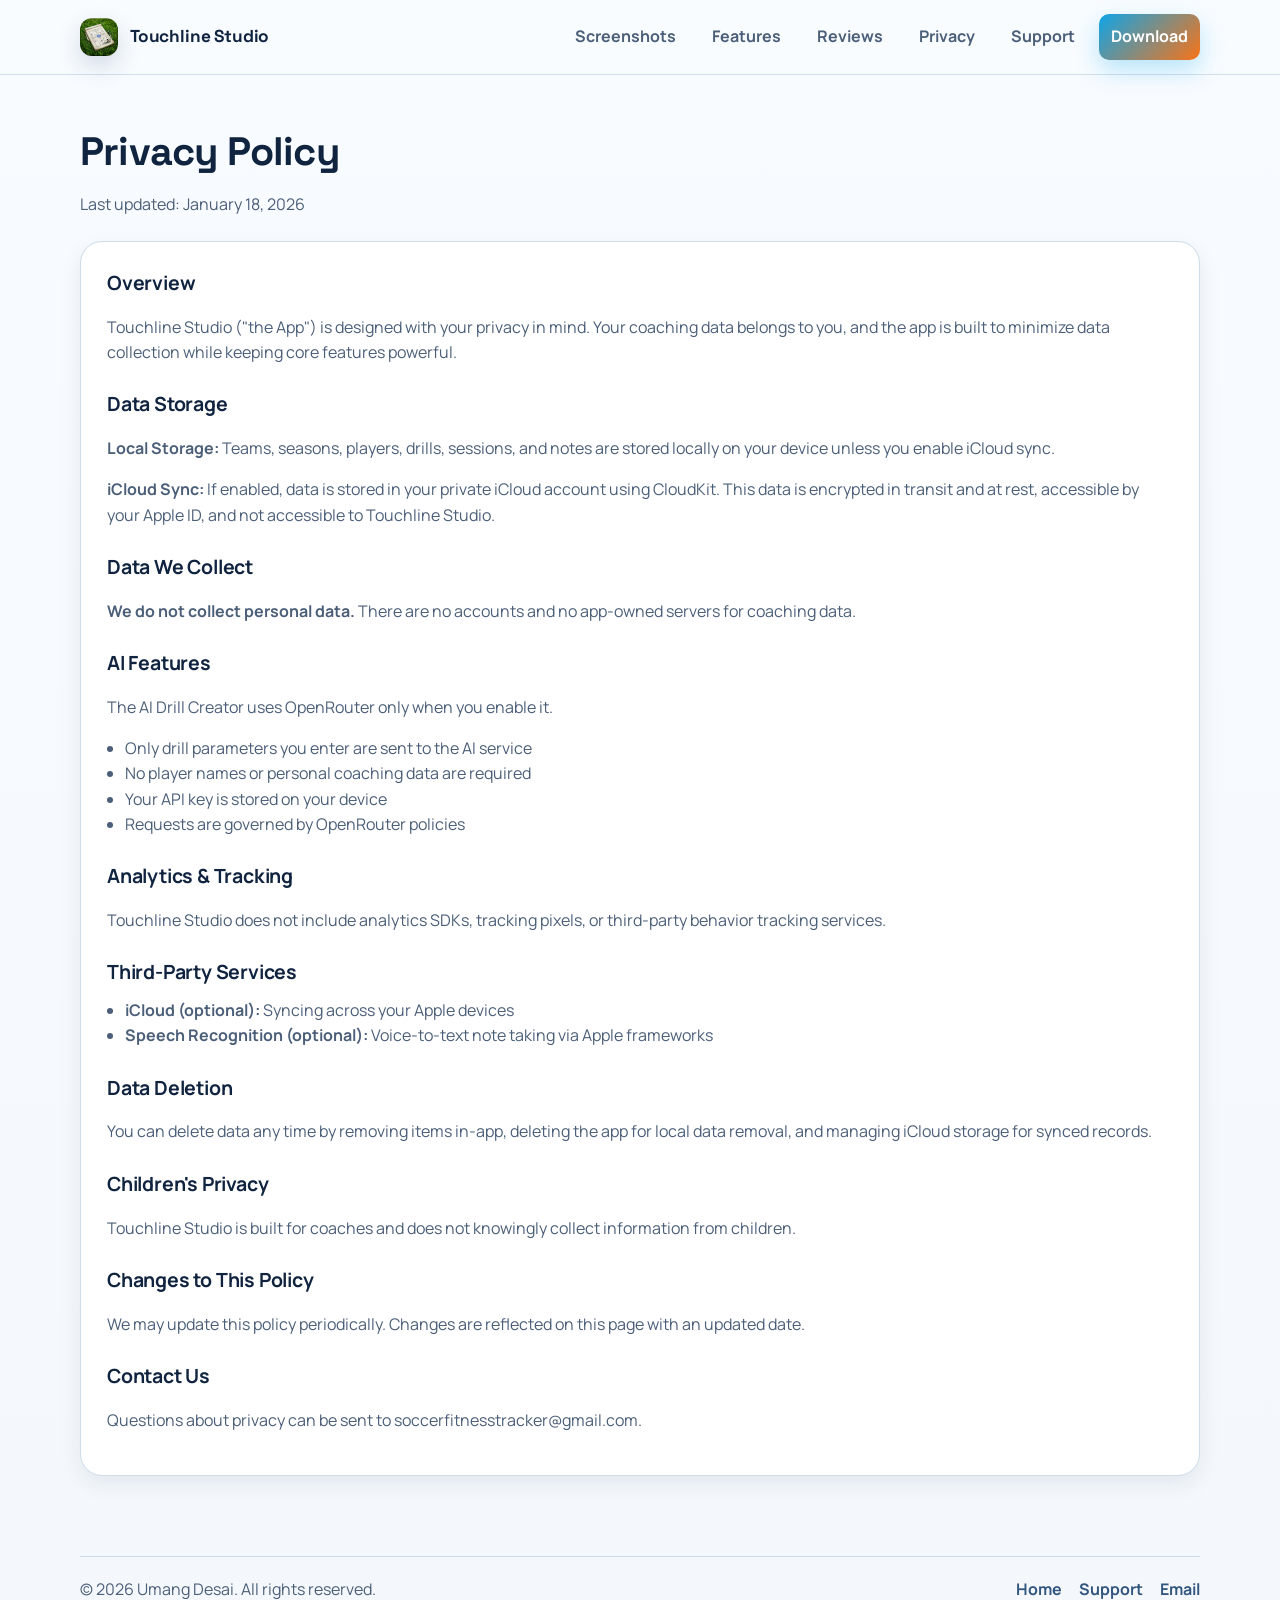
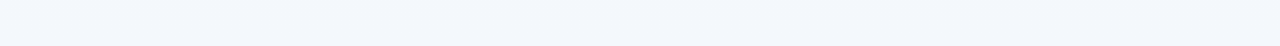
<file: privacy.html>
<!DOCTYPE html>
<html lang="en">
<head>
    <meta charset="UTF-8">
    <meta name="viewport" content="width=device-width, initial-scale=1.0">
    <title>Privacy Policy — Touchline Studio</title>
    <meta name="description" content="Touchline Studio privacy policy: no accounts, no tracking SDKs, and your coaching data stays on-device or in your private iCloud.">
    <meta name="theme-color" content="#f4f8fc">

    <meta property="og:title" content="Privacy Policy — Touchline Studio">
    <meta property="og:description" content="No accounts, no tracking, and your coaching data stays on-device or in your private iCloud.">
    <meta property="og:type" content="website">
    <meta property="og:image" content="assets/screenshots/iphone-home.png">
    <meta name="twitter:card" content="summary_large_image">

    <link rel="icon" href="assets/icons/app-icon.png" type="image/png">
    <link rel="apple-touch-icon" href="assets/icons/app-icon.png">

    <link rel="preconnect" href="https://fonts.googleapis.com">
    <link rel="preconnect" href="https://fonts.gstatic.com" crossorigin>
    <link href="https://fonts.googleapis.com/css2?family=Manrope:wght@400;500;700;800&amp;family=Space+Grotesk:wght@500;700&amp;display=swap" rel="stylesheet">
    <link rel="stylesheet" href="assets/site.css">
    <script defer src="assets/site.js"></script>
</head>
<body>
    <a class="skip-link" href="#main-content">Skip to main content</a>

    <header class="site-header">
        <div class="container">
            <a href="index.html" class="brand">
                <img src="assets/icons/app-icon.png" alt="Touchline Studio app icon">
                <span>Touchline Studio</span>
            </a>

            <button class="nav-toggle" type="button" data-nav-toggle aria-expanded="false" aria-controls="primary-nav">
                <span class="sr-only">Toggle navigation menu</span>
                <svg viewBox="0 0 24 24" fill="none" stroke="currentColor" stroke-width="2" stroke-linecap="round" stroke-linejoin="round" aria-hidden="true">
                    <path d="M3 6h18"></path>
                    <path d="M3 12h18"></path>
                    <path d="M3 18h18"></path>
                </svg>
            </button>

            <nav class="nav" id="primary-nav" aria-label="Primary">
                <a href="index.html#screenshots" data-track="nav_screenshots">Screenshots</a>
                <a href="index.html#features" data-track="nav_features">Features</a>
                <a href="index.html#reviews" data-track="nav_reviews">Reviews</a>
                <a href="privacy.html" data-track="nav_privacy">Privacy</a>
                <a href="support.html" data-track="nav_support">Support</a>
                <a class="cta-link" href="https://apps.apple.com/app/touchline-studio/id6757970508" data-track="nav_download">Download</a>
            </nav>
        </div>
    </header>

    <main id="main-content">
        <section class="page-hero">
            <div class="container">
                <h1>Privacy Policy</h1>
                <p>Last updated: January 18, 2026</p>
            </div>
        </section>

        <section class="section section-tight">
            <div class="container">
                <div class="content">
                    <h2>Overview</h2>
                    <p>Touchline Studio ("the App") is designed with your privacy in mind. Your coaching data belongs to you, and the app is built to minimize data collection while keeping core features powerful.</p>

                    <h2>Data Storage</h2>
                    <p><strong>Local Storage:</strong> Teams, seasons, players, drills, sessions, and notes are stored locally on your device unless you enable iCloud sync.</p>
                    <p><strong>iCloud Sync:</strong> If enabled, data is stored in your private iCloud account using CloudKit. This data is encrypted in transit and at rest, accessible by your Apple ID, and not accessible to Touchline Studio.</p>

                    <h2>Data We Collect</h2>
                    <p><strong>We do not collect personal data.</strong> There are no accounts and no app-owned servers for coaching data.</p>

                    <h2>AI Features</h2>
                    <p>The AI Drill Creator uses OpenRouter only when you enable it.</p>
                    <ul>
                        <li>Only drill parameters you enter are sent to the AI service</li>
                        <li>No player names or personal coaching data are required</li>
                        <li>Your API key is stored on your device</li>
                        <li>Requests are governed by OpenRouter policies</li>
                    </ul>

                    <h2>Analytics &amp; Tracking</h2>
                    <p>Touchline Studio does not include analytics SDKs, tracking pixels, or third-party behavior tracking services.</p>

                    <h2>Third-Party Services</h2>
                    <ul>
                        <li><strong>iCloud (optional):</strong> Syncing across your Apple devices</li>
                        <li><strong>Speech Recognition (optional):</strong> Voice-to-text note taking via Apple frameworks</li>
                    </ul>

                    <h2>Data Deletion</h2>
                    <p>You can delete data any time by removing items in-app, deleting the app for local data removal, and managing iCloud storage for synced records.</p>

                    <h2>Children's Privacy</h2>
                    <p>Touchline Studio is built for coaches and does not knowingly collect information from children.</p>

                    <h2>Changes to This Policy</h2>
                    <p>We may update this policy periodically. Changes are reflected on this page with an updated date.</p>

                    <h2>Contact Us</h2>
                    <p>Questions about privacy can be sent to <a href="mailto:soccerfitnesstracker@gmail.com">soccerfitnesstracker@gmail.com</a>.</p>
                </div>
            </div>
        </section>
    </main>

    <footer class="footer">
        <div class="container">
            <span>&copy; 2026 Umang Desai. All rights reserved.</span>
            <div>
                <a href="index.html" data-track="footer_home">Home</a>
                <a href="support.html" data-track="footer_support">Support</a>
                <a href="mailto:soccerfitnesstracker@gmail.com" data-track="footer_email">Email</a>
            </div>
        </div>
    </footer>
</body>
</html>
</file>
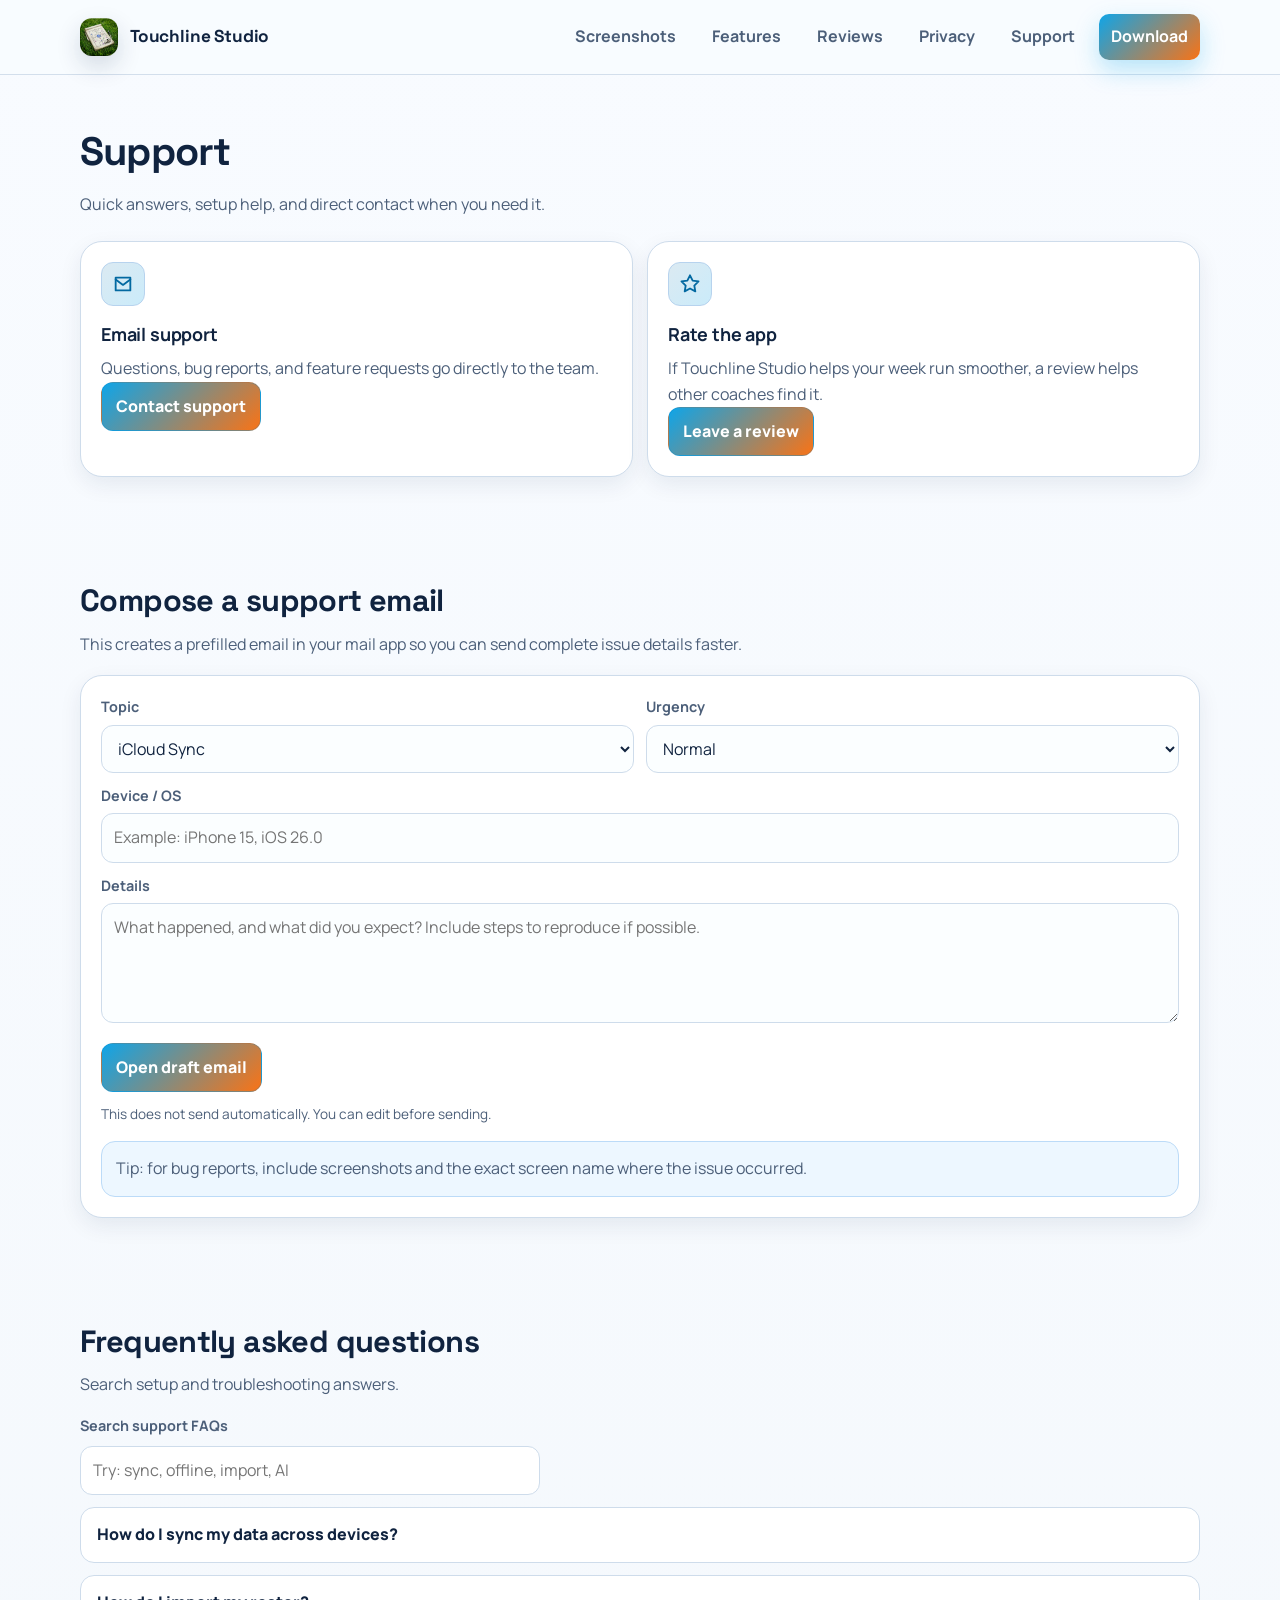
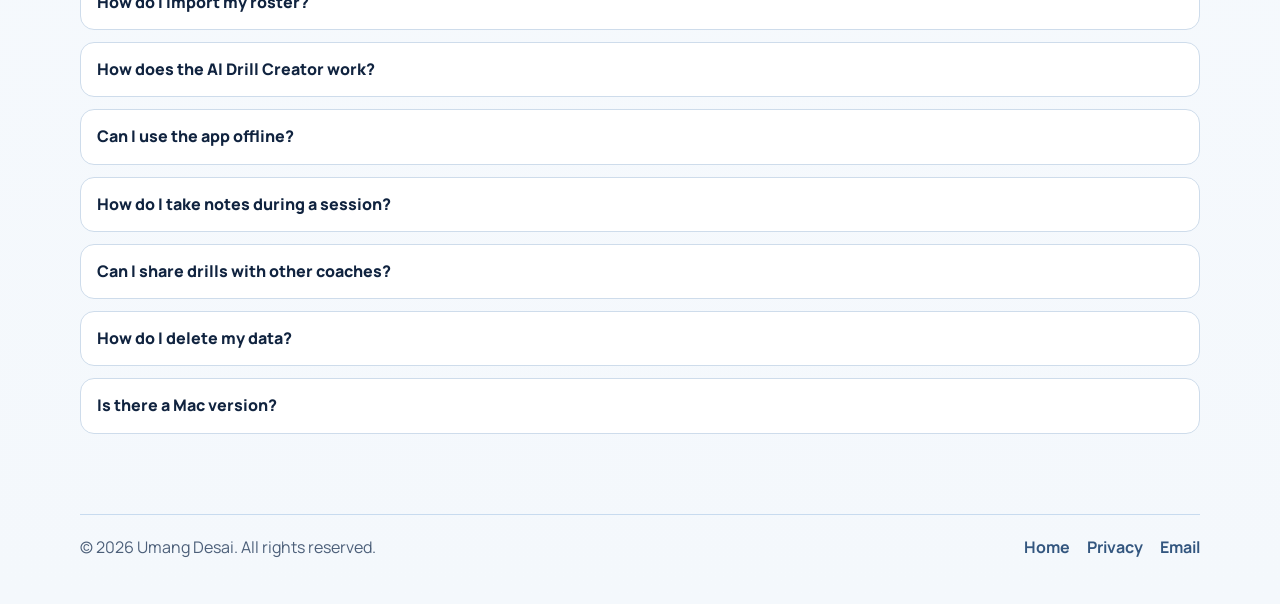
<file: support.html>
<!DOCTYPE html>
<html lang="en">
<head>
    <meta charset="UTF-8">
    <meta name="viewport" content="width=device-width, initial-scale=1.0">
    <title>Support — Touchline Studio</title>
    <meta name="description" content="Get help with Touchline Studio: iCloud sync, roster import, AI drill creator setup, offline use, and common questions.">
    <meta name="theme-color" content="#f4f8fc">

    <meta property="og:title" content="Support — Touchline Studio">
    <meta property="og:description" content="Help, troubleshooting, and FAQs for Touchline Studio.">
    <meta property="og:type" content="website">
    <meta property="og:image" content="assets/screenshots/iphone-home.png">
    <meta name="twitter:card" content="summary_large_image">

    <link rel="icon" href="assets/icons/app-icon.png" type="image/png">
    <link rel="apple-touch-icon" href="assets/icons/app-icon.png">

    <link rel="preconnect" href="https://fonts.googleapis.com">
    <link rel="preconnect" href="https://fonts.gstatic.com" crossorigin>
    <link href="https://fonts.googleapis.com/css2?family=Manrope:wght@400;500;700;800&amp;family=Space+Grotesk:wght@500;700&amp;display=swap" rel="stylesheet">
    <link rel="stylesheet" href="assets/site.css">
    <script defer src="assets/site.js"></script>
</head>
<body>
    <a class="skip-link" href="#main-content">Skip to main content</a>

    <header class="site-header">
        <div class="container">
            <a href="index.html" class="brand">
                <img src="assets/icons/app-icon.png" alt="Touchline Studio app icon">
                <span>Touchline Studio</span>
            </a>

            <button class="nav-toggle" type="button" data-nav-toggle aria-expanded="false" aria-controls="primary-nav">
                <span class="sr-only">Toggle navigation menu</span>
                <svg viewBox="0 0 24 24" fill="none" stroke="currentColor" stroke-width="2" stroke-linecap="round" stroke-linejoin="round" aria-hidden="true">
                    <path d="M3 6h18"></path>
                    <path d="M3 12h18"></path>
                    <path d="M3 18h18"></path>
                </svg>
            </button>

            <nav class="nav" id="primary-nav" aria-label="Primary">
                <a href="index.html#screenshots" data-track="nav_screenshots">Screenshots</a>
                <a href="index.html#features" data-track="nav_features">Features</a>
                <a href="index.html#reviews" data-track="nav_reviews">Reviews</a>
                <a href="privacy.html" data-track="nav_privacy">Privacy</a>
                <a href="support.html" data-track="nav_support">Support</a>
                <a class="cta-link" href="https://apps.apple.com/app/touchline-studio/id6757970508" data-track="nav_download">Download</a>
            </nav>
        </div>
    </header>

    <main id="main-content">
        <section class="page-hero">
            <div class="container">
                <h1>Support</h1>
                <p>Quick answers, setup help, and direct contact when you need it.</p>
            </div>
        </section>

        <section class="section section-tight">
            <div class="container">
                <div class="support-grid">
                    <article class="card">
                        <div class="icon" aria-hidden="true">
                            <svg viewBox="0 0 24 24" fill="none" stroke="currentColor" stroke-width="2" stroke-linecap="round" stroke-linejoin="round"><path d="M4 5h16v14H4z"></path><path d="M4 7l8 6 8-6"></path></svg>
                        </div>
                        <h3>Email support</h3>
                        <p>Questions, bug reports, and feature requests go directly to the team.</p>
                        <p class="mt-12"><a class="button" href="mailto:soccerfitnesstracker@gmail.com" data-track="support_email">Contact support</a></p>
                    </article>

                    <article class="card">
                        <div class="icon" aria-hidden="true">
                            <svg viewBox="0 0 24 24" fill="none" stroke="currentColor" stroke-width="2" stroke-linecap="round" stroke-linejoin="round"><path d="M12 2.5l2.9 5.8 6.4.9-4.6 4.5 1.1 6.3-5.8-3.1-5.8 3.1 1.1-6.3L2.7 9.2l6.4-.9L12 2.5z"></path></svg>
                        </div>
                        <h3>Rate the app</h3>
                        <p>If Touchline Studio helps your week run smoother, a review helps other coaches find it.</p>
                        <p class="mt-12"><a class="button" href="https://apps.apple.com/app/touchline-studio/id6757970508?action=write-review" data-track="support_write_review">Leave a review</a></p>
                    </article>
                </div>
            </div>
        </section>

        <section class="section" aria-labelledby="email-builder-heading">
            <div class="container">
                <div class="section-header">
                    <div>
                        <h2 id="email-builder-heading">Compose a support email</h2>
                        <p>This creates a prefilled email in your mail app so you can send complete issue details faster.</p>
                    </div>
                </div>

                <div class="card">
                    <form class="support-form" data-support-form>
                        <div class="support-form-grid">
                            <div>
                                <label class="input-label" for="topic">Topic</label>
                                <select class="select" id="topic" name="topic" required>
                                    <option value="iCloud Sync">iCloud Sync</option>
                                    <option value="Roster Import">Roster Import</option>
                                    <option value="AI Drill Creator">AI Drill Creator</option>
                                    <option value="Billing / App Store">Billing / App Store</option>
                                    <option value="Feature Request">Feature Request</option>
                                    <option value="Bug Report">Bug Report</option>
                                    <option value="General Question">General Question</option>
                                </select>
                            </div>

                            <div>
                                <label class="input-label" for="urgency">Urgency</label>
                                <select class="select" id="urgency" name="urgency" required>
                                    <option value="Normal">Normal</option>
                                    <option value="High">High</option>
                                    <option value="Low">Low</option>
                                </select>
                            </div>
                        </div>

                        <div>
                            <label class="input-label" for="device">Device / OS</label>
                            <input class="input" id="device" name="device" type="text" placeholder="Example: iPhone 15, iOS 26.0">
                        </div>

                        <div>
                            <label class="input-label" for="message">Details</label>
                            <textarea class="textarea" id="message" name="message" placeholder="What happened, and what did you expect? Include steps to reproduce if possible." required></textarea>
                        </div>

                        <div>
                            <button class="button" type="submit" data-track="support_open_draft">Open draft email</button>
                        </div>
                        <p class="helper">This does not send automatically. You can edit before sending.</p>
                    </form>

                    <div class="callout">
                        <p>Tip: for bug reports, include screenshots and the exact screen name where the issue occurred.</p>
                    </div>
                </div>
            </div>
        </section>

        <section class="section" aria-labelledby="faq-heading">
            <div class="container">
                <div class="section-header">
                    <div>
                        <h2 id="faq-heading">Frequently asked questions</h2>
                        <p>Search setup and troubleshooting answers.</p>
                    </div>
                </div>

                <div class="faq-toolbar">
                    <label class="faq-label" for="support-faq-search">Search support FAQs</label>
                    <input
                        class="faq-search"
                        id="support-faq-search"
                        type="search"
                        placeholder="Try: sync, offline, import, AI"
                        data-faq-filter
                        data-faq-target="#support-faq-list"
                        data-faq-empty="#support-faq-empty"
                    >
                </div>

                <div class="faq" id="support-faq-list">
                    <details>
                        <summary>How do I sync my data across devices?</summary>
                        <p>Sign into the same Apple ID on all devices and enable iCloud for Touchline Studio in Settings → your Apple ID → iCloud → Apps Using iCloud.</p>
                    </details>

                    <details>
                        <summary>How do I import my roster?</summary>
                        <p>Open your season roster and use Import. CSV and Excel are supported, with a preview and column mapping step before save.</p>
                    </details>

                    <details>
                        <summary>How does the AI Drill Creator work?</summary>
                        <p>It uses OpenRouter and needs your own API key. The app can be used fully without enabling this feature.</p>
                    </details>

                    <details>
                        <summary>Can I use the app offline?</summary>
                        <p>Yes. Core planning and session features work offline. Internet is only required for AI drill generation.</p>
                    </details>

                    <details>
                        <summary>How do I take notes during a session?</summary>
                        <p>Open a session and run it in live mode, then tap a player to attach quick notes or dictation while practice is active.</p>
                    </details>

                    <details>
                        <summary>Can I share drills with other coaches?</summary>
                        <p>Direct sharing is on the roadmap. Today, you can share drill details via screenshots and exported notes.</p>
                    </details>

                    <details>
                        <summary>How do I delete my data?</summary>
                        <p>Delete items in-app, uninstall the app to clear local data, and manage iCloud storage separately for synced data removal.</p>
                    </details>

                    <details>
                        <summary>Is there a Mac version?</summary>
                        <p>Yes. Touchline Studio runs on Mac and syncs via iCloud with your iPhone and iPad.</p>
                    </details>
                </div>

                <p class="faq-empty" id="support-faq-empty">No matching support FAQ found. Send us details through the email form above.</p>
            </div>
        </section>
    </main>

    <footer class="footer">
        <div class="container">
            <span>&copy; 2026 Umang Desai. All rights reserved.</span>
            <div>
                <a href="index.html" data-track="footer_home">Home</a>
                <a href="privacy.html" data-track="footer_privacy">Privacy</a>
                <a href="mailto:soccerfitnesstracker@gmail.com" data-track="footer_email">Email</a>
            </div>
        </div>
    </footer>
</body>
</html>
</file>
<file: assets/site.css>
:root {
  --bg: #f4f8fc;
  --bg-soft: #eaf4ff;
  --surface: #ffffff;
  --surface-strong: #f7fbff;
  --border: #cedceb;
  --text: #10233f;
  --text-muted: #4c5f79;
  --primary: #0ea5e9;
  --primary-strong: #0369a1;
  --accent: #f97316;
  --success: #059669;
  --ring: rgba(3, 105, 161, 0.35);
  --shadow-sm: 0 8px 22px rgba(12, 38, 76, 0.08);
  --shadow-lg: 0 26px 70px rgba(12, 38, 76, 0.14);
  --radius-md: 14px;
  --radius-lg: 22px;
  --container: 1120px;
}

* {
  box-sizing: border-box;
}

html,
body {
  margin: 0;
  padding: 0;
}

body {
  font-family: "Manrope", "Avenir Next", "Segoe UI", sans-serif;
  color: var(--text);
  background:
    radial-gradient(950px 420px at 14% -16%, rgba(14, 165, 233, 0.16), transparent 64%),
    radial-gradient(820px 360px at 100% -10%, rgba(249, 115, 22, 0.12), transparent 62%),
    linear-gradient(180deg, #f8fbff 0%, var(--bg) 100%);
  line-height: 1.58;
}

body.menu-open,
body.lightbox-open {
  overflow: hidden;
}

a {
  color: inherit;
  text-decoration: none;
}

img {
  max-width: 100%;
  display: block;
}

button,
input,
select,
textarea {
  font: inherit;
}

a:focus-visible,
button:focus-visible,
input:focus-visible,
select:focus-visible,
textarea:focus-visible,
summary:focus-visible {
  outline: 3px solid var(--ring);
  outline-offset: 2px;
}

.skip-link {
  position: absolute;
  left: 14px;
  top: -48px;
  padding: 10px 14px;
  border-radius: 10px;
  background: var(--text);
  color: #fff;
  font-weight: 700;
  z-index: 1000;
}

.skip-link:focus {
  top: 14px;
}

.sr-only {
  border: 0;
  clip: rect(0, 0, 0, 0);
  height: 1px;
  margin: -1px;
  overflow: hidden;
  padding: 0;
  position: absolute;
  width: 1px;
  white-space: nowrap;
}

.container {
  width: min(var(--container), calc(100% - 48px));
  margin: 0 auto;
}

/* Header */
.site-header {
  position: sticky;
  top: 0;
  z-index: 40;
  background: rgba(248, 252, 255, 0.9);
  border-bottom: 1px solid rgba(145, 169, 201, 0.35);
  backdrop-filter: blur(12px);
}

.site-header .container {
  display: flex;
  align-items: center;
  justify-content: space-between;
  gap: 18px;
  min-height: 74px;
}

.brand {
  display: inline-flex;
  align-items: center;
  gap: 12px;
  font-family: "Space Grotesk", "Manrope", sans-serif;
  font-size: 1.08rem;
  font-weight: 700;
  letter-spacing: -0.01em;
}

.brand img {
  width: 38px;
  height: 38px;
  border-radius: 12px;
  box-shadow: 0 10px 24px rgba(10, 40, 78, 0.16);
}

.nav-toggle {
  display: none;
  border: 1px solid var(--border);
  width: 42px;
  height: 42px;
  border-radius: 12px;
  background: var(--surface);
  color: var(--text);
  cursor: pointer;
}

.nav-toggle svg {
  width: 22px;
  height: 22px;
  margin: auto;
}

.nav {
  display: flex;
  align-items: center;
  gap: 12px;
  flex-wrap: wrap;
}

.nav a {
  color: var(--text-muted);
  font-weight: 700;
  padding: 10px 12px;
  border-radius: 10px;
  transition: color 180ms ease, background-color 180ms ease;
}

.nav a:hover {
  color: var(--text);
  background: rgba(3, 105, 161, 0.08);
}

.nav .cta-link {
  background: linear-gradient(135deg, var(--primary), var(--accent));
  color: #fff;
  box-shadow: 0 10px 24px rgba(14, 165, 233, 0.28);
}

.nav .cta-link:hover {
  background: linear-gradient(135deg, #0284c7, #ea580c);
}

/* Hero */
.hero {
  padding: 66px 0 44px;
}

.hero-grid {
  display: grid;
  grid-template-columns: 1.03fr 0.97fr;
  align-items: center;
  gap: 46px;
}

.hero h1 {
  font-family: "Space Grotesk", "Manrope", sans-serif;
  font-size: clamp(2.15rem, 4.1vw, 3.65rem);
  line-height: 1.05;
  letter-spacing: -0.03em;
  margin: 0 0 12px;
  max-width: 14ch;
}

.hero .lead {
  margin: 0 0 20px;
  font-size: 1.11rem;
  color: var(--text-muted);
  max-width: 56ch;
}

.hero-actions {
  display: flex;
  align-items: center;
  flex-wrap: wrap;
  gap: 12px;
  margin: 14px 0 0;
}

.hero-note {
  margin: 10px 0 0;
  color: var(--text-muted);
  font-size: 0.92rem;
  font-weight: 700;
}

.store-badge img {
  width: auto;
  height: 54px;
}

.secondary-link {
  display: inline-flex;
  align-items: center;
  justify-content: center;
  gap: 8px;
  border-radius: 12px;
  border: 1px solid var(--border);
  background: var(--surface);
  color: var(--primary-strong);
  font-weight: 700;
  padding: 12px 14px;
  cursor: pointer;
  transition: background-color 180ms ease, border-color 180ms ease;
}

.secondary-link:hover {
  background: var(--bg-soft);
  border-color: #a5c5e8;
}

.hero-meta {
  margin-top: 18px;
  display: flex;
  flex-wrap: wrap;
  gap: 10px;
}

.pill {
  display: inline-flex;
  align-items: center;
  gap: 8px;
  border-radius: 999px;
  border: 1px solid #c6dbf3;
  background: rgba(255, 255, 255, 0.85);
  color: var(--text-muted);
  font-size: 0.92rem;
  font-weight: 700;
  padding: 10px 14px;
}

.pill strong {
  color: var(--text);
}

.hero-visual {
  border-radius: 28px;
  border: 1px solid #c9dcf0;
  background:
    radial-gradient(460px 300px at 20% 16%, rgba(14, 165, 233, 0.19), transparent 72%),
    radial-gradient(420px 300px at 74% 66%, rgba(249, 115, 22, 0.16), transparent 70%),
    linear-gradient(180deg, #fbfdff, #f1f7fe);
  box-shadow: var(--shadow-lg);
  padding: 18px;
}

.hero-visual .frame {
  border-radius: 22px;
  overflow: hidden;
  border: 1px solid #c4d8ee;
  background: #11203a;
}

.trust-strip {
  margin-top: 24px;
  display: grid;
  gap: 12px;
  grid-template-columns: repeat(3, minmax(0, 1fr));
}

.stat-chip {
  border: 1px solid var(--border);
  border-radius: var(--radius-md);
  background: rgba(255, 255, 255, 0.86);
  padding: 14px;
  box-shadow: var(--shadow-sm);
}

.stat-chip .value {
  display: block;
  font-family: "Space Grotesk", "Manrope", sans-serif;
  font-size: 1.32rem;
  font-weight: 700;
  color: var(--primary-strong);
}

.stat-chip .label {
  color: var(--text-muted);
  font-size: 0.93rem;
  font-weight: 700;
}

/* Sections */
.section {
  padding: 50px 0;
}

.section-tight {
  padding-top: 0;
}

.section-header {
  display: flex;
  align-items: flex-end;
  justify-content: space-between;
  gap: 18px;
  margin-bottom: 18px;
}

.section-header h2 {
  margin: 0;
  font-family: "Space Grotesk", "Manrope", sans-serif;
  font-size: clamp(1.56rem, 2.4vw, 2.05rem);
  letter-spacing: -0.02em;
}

.section-header p {
  margin: 6px 0 0;
  color: var(--text-muted);
  max-width: 70ch;
}

.grid {
  display: grid;
  gap: 16px;
}

.grid.cols-3 {
  grid-template-columns: repeat(3, minmax(0, 1fr));
}

.grid.cols-2 {
  grid-template-columns: repeat(2, minmax(0, 1fr));
}

.card {
  border: 1px solid var(--border);
  border-radius: var(--radius-lg);
  background: var(--surface);
  padding: 20px;
  box-shadow: var(--shadow-sm);
}

.card h3 {
  margin: 14px 0 8px;
  font-size: 1.12rem;
  letter-spacing: -0.01em;
}

.card p {
  margin: 0;
  color: var(--text-muted);
}

.icon {
  width: 44px;
  height: 44px;
  border-radius: 12px;
  display: grid;
  place-items: center;
  background: linear-gradient(135deg, rgba(3, 105, 161, 0.14), rgba(14, 165, 233, 0.22));
  border: 1px solid #b7d3ee;
  color: var(--primary-strong);
}

.icon svg {
  width: 22px;
  height: 22px;
}

.button {
  display: inline-flex;
  align-items: center;
  justify-content: center;
  border-radius: 12px;
  border: 1px solid rgba(2, 132, 199, 0.24);
  background: linear-gradient(135deg, #0ea5e9, #f97316);
  color: #fff;
  font-weight: 800;
  padding: 11px 14px;
  cursor: pointer;
  transition: transform 180ms ease, filter 180ms ease;
}

.button:hover {
  transform: translateY(-1px);
  filter: brightness(1.03);
}

.button:disabled {
  opacity: 0.6;
  cursor: default;
}

/* Screenshots */
.tabs {
  display: flex;
  flex-wrap: wrap;
  gap: 10px;
}

.tab-btn {
  appearance: none;
  border: 1px solid var(--border);
  background: var(--surface);
  color: var(--text);
  font-weight: 700;
  padding: 10px 14px;
  border-radius: 999px;
  cursor: pointer;
  transition: background-color 180ms ease, border-color 180ms ease;
}

.tab-btn:hover {
  background: var(--bg-soft);
}

.tab-btn[aria-selected="true"] {
  border-color: #7cb4e7;
  background: #dceeff;
}

.tab-panel {
  display: none;
  margin-top: 16px;
}

.tab-panel.active {
  display: block;
}

.shot-row {
  display: grid;
  grid-template-columns: repeat(3, minmax(0, 1fr));
  gap: 14px;
}

.shot {
  margin: 0;
  border-radius: var(--radius-lg);
  border: 1px solid var(--border);
  background: var(--surface);
  overflow: hidden;
  box-shadow: var(--shadow-sm);
}

.shot-open {
  border: 0;
  padding: 0;
  width: 100%;
  background: transparent;
  cursor: zoom-in;
}

.shot-open img {
  width: 100%;
  height: auto;
}

.shot figcaption {
  padding: 12px 12px 14px;
  font-size: 0.94rem;
  font-weight: 700;
  color: var(--text);
}

/* Reviews */
.review-summary {
  border: 1px solid #c5daf0;
  border-radius: var(--radius-lg);
  background:
    radial-gradient(500px 250px at 5% 0%, rgba(14, 165, 233, 0.12), transparent 70%),
    radial-gradient(380px 210px at 95% 100%, rgba(249, 115, 22, 0.11), transparent 70%),
    var(--surface);
  padding: 20px;
  margin-bottom: 16px;
}

.review-summary .score {
  display: flex;
  align-items: center;
  gap: 10px;
  margin-bottom: 6px;
}

.review-summary .score strong {
  font-family: "Space Grotesk", "Manrope", sans-serif;
  font-size: 2rem;
  line-height: 1;
}

.star-row {
  display: inline-flex;
  gap: 4px;
  color: #f59e0b;
}

.star-row svg {
  width: 18px;
  height: 18px;
}

.review-grid {
  display: grid;
  gap: 14px;
  grid-template-columns: repeat(3, minmax(0, 1fr));
}

.review-card {
  border: 1px solid var(--border);
  border-radius: var(--radius-md);
  background: var(--surface);
  padding: 16px;
}

.review-card p {
  margin: 0 0 12px;
  color: var(--text-muted);
}

.review-card .author {
  color: var(--text);
  font-size: 0.93rem;
  font-weight: 800;
}

.workflow-card {
  border-color: #bdd5ee;
  background: linear-gradient(180deg, #ffffff, #f6fbff);
}

.step-pill {
  display: inline-flex;
  padding: 6px 10px;
  border-radius: 999px;
  border: 1px solid #b8d4f2;
  background: #eaf4ff;
  color: #0b5787;
  font-size: 0.84rem;
  font-weight: 800;
}

.inline-cta {
  margin-top: 16px;
  border: 1px solid #c4d9f0;
  border-radius: var(--radius-lg);
  background: linear-gradient(180deg, #fafdff, #eff7ff);
  padding: 16px;
}

.inline-cta p {
  margin: 0;
  color: var(--text);
  font-weight: 800;
}

/* FAQ */
.faq-toolbar {
  margin-bottom: 12px;
}

.faq-label {
  display: block;
  margin-bottom: 8px;
  font-size: 0.9rem;
  font-weight: 700;
  color: var(--text-muted);
}

.faq-search {
  width: min(460px, 100%);
  border-radius: 12px;
  border: 1px solid var(--border);
  background: var(--surface);
  color: var(--text);
  padding: 11px 12px;
}

.faq {
  display: grid;
  gap: 12px;
}

details {
  border-radius: var(--radius-md);
  border: 1px solid var(--border);
  background: var(--surface);
  padding: 14px 16px;
}

summary {
  list-style: none;
  cursor: pointer;
  font-weight: 800;
}

summary::-webkit-details-marker {
  display: none;
}

details p {
  margin: 10px 0 0;
  color: var(--text-muted);
}

.faq-empty {
  display: none;
  border-radius: var(--radius-md);
  border: 1px dashed #afc9e5;
  padding: 12px;
  color: var(--text-muted);
  font-weight: 700;
  background: #f7fbff;
}

.faq-empty.visible {
  display: block;
}

/* Page + content */
.page-hero {
  padding: 46px 0 24px;
}

.page-hero h1 {
  margin: 0 0 8px;
  font-family: "Space Grotesk", "Manrope", sans-serif;
  font-size: clamp(2rem, 3.1vw, 2.8rem);
  letter-spacing: -0.02em;
}

.page-hero p {
  margin: 0;
  color: var(--text-muted);
}

.content {
  border: 1px solid var(--border);
  border-radius: var(--radius-lg);
  background: var(--surface);
  padding: 26px;
  box-shadow: var(--shadow-sm);
}

.content h2 {
  margin: 24px 0 10px;
  font-size: 1.22rem;
  letter-spacing: -0.01em;
}

.content h2:first-child {
  margin-top: 0;
}

.content p,
.content li {
  color: var(--text-muted);
}

.content ul {
  margin: 10px 0 0;
  padding-left: 18px;
}

.callout {
  margin-top: 16px;
  border: 1px solid #bcdbf8;
  border-radius: var(--radius-md);
  background: #edf7ff;
  padding: 14px;
}

.callout p {
  margin: 0;
}

.cta-card {
  text-align: center;
  background:
    radial-gradient(350px 200px at 0 0, rgba(14, 165, 233, 0.14), transparent 75%),
    radial-gradient(300px 180px at 100% 100%, rgba(249, 115, 22, 0.13), transparent 75%),
    var(--surface);
}

.cta-card p {
  margin: 0 0 16px;
  color: var(--text-muted);
}

/* Support */
.support-grid {
  display: grid;
  gap: 14px;
  grid-template-columns: repeat(2, minmax(0, 1fr));
}

.support-form {
  display: grid;
  gap: 12px;
}

.support-form-grid {
  display: grid;
  gap: 12px;
  grid-template-columns: repeat(2, minmax(0, 1fr));
}

.input,
.textarea,
.select {
  width: 100%;
  border-radius: 12px;
  border: 1px solid var(--border);
  background: #fbfeff;
  color: var(--text);
  padding: 11px 12px;
}

.textarea {
  min-height: 120px;
  resize: vertical;
}

.input-label {
  display: block;
  margin-bottom: 6px;
  font-size: 0.9rem;
  font-weight: 700;
  color: var(--text-muted);
}

.helper {
  font-size: 0.85rem;
  color: var(--text-muted);
}

.mt-12 {
  margin-top: 12px;
}

.hero-actions.center {
  justify-content: center;
}

/* Footer */
.footer {
  padding: 30px 0 44px;
  color: var(--text-muted);
}

.footer .container {
  display: flex;
  align-items: center;
  justify-content: space-between;
  flex-wrap: wrap;
  gap: 12px;
  border-top: 1px solid #c8dbef;
  padding-top: 20px;
}

.footer a {
  margin-left: 14px;
  font-weight: 700;
  color: #33567f;
}

.footer a:hover {
  color: var(--primary-strong);
}

/* Lightbox */
.lightbox {
  position: fixed;
  inset: 0;
  display: grid;
  place-items: center;
  padding: 18px;
  background: rgba(5, 19, 35, 0.8);
  z-index: 80;
}

.lightbox[hidden] {
  display: none;
}

.lightbox-dialog {
  width: min(920px, 100%);
  border-radius: 18px;
  border: 1px solid rgba(255, 255, 255, 0.24);
  background: #eaf4ff;
  color: var(--text);
  padding: 12px;
  position: relative;
}

.lightbox-image-wrap {
  border-radius: 12px;
  overflow: hidden;
  border: 1px solid #bdd7f3;
  background: #10223c;
}

.lightbox-image-wrap img {
  width: 100%;
  height: auto;
}

.lightbox-actions {
  margin-top: 10px;
  display: flex;
  justify-content: space-between;
  align-items: center;
  gap: 10px;
}

.lightbox-controls {
  display: inline-flex;
  gap: 8px;
}

.icon-btn {
  width: 38px;
  height: 38px;
  border-radius: 11px;
  border: 1px solid #b6d4f3;
  background: #fff;
  color: var(--text);
  display: inline-grid;
  place-items: center;
  cursor: pointer;
}

.icon-btn svg {
  width: 18px;
  height: 18px;
}

.sticky-download {
  position: fixed;
  left: 12px;
  right: 12px;
  bottom: calc(12px + env(safe-area-inset-bottom, 0px));
  z-index: 60;
  border: 1px solid #bdd8f3;
  border-radius: 14px;
  background: rgba(248, 252, 255, 0.95);
  backdrop-filter: blur(10px);
  box-shadow: var(--shadow-lg);
  padding: 10px;
  display: none;
  align-items: center;
  justify-content: space-between;
  gap: 10px;
}

.sticky-download p {
  margin: 0;
  color: var(--text-muted);
  font-size: 0.88rem;
  font-weight: 700;
}

.sticky-download p strong {
  color: var(--text);
}

.sticky-download .button {
  padding: 9px 12px;
  white-space: nowrap;
}

/* Responsive */
@media (max-width: 1100px) {
  .hero-grid {
    grid-template-columns: 1fr;
  }

  .trust-strip {
    grid-template-columns: 1fr;
  }
}

@media (max-width: 920px) {
  .grid.cols-3,
  .shot-row,
  .review-grid,
  .support-grid,
  .support-form-grid,
  .grid.cols-2 {
    grid-template-columns: 1fr;
  }

  .site-header .container {
    min-height: 66px;
  }

  .nav-toggle {
    display: inline-grid;
  }

  .nav {
    position: absolute;
    left: 16px;
    right: 16px;
    top: calc(100% + 8px);
    display: none;
    flex-direction: column;
    align-items: stretch;
    background: #fafdff;
    border: 1px solid #bed8f1;
    border-radius: 14px;
    padding: 10px;
    box-shadow: var(--shadow-lg);
    max-height: calc(100vh - 80px);
    overflow-y: auto;
  }

  .site-header.menu-active .nav {
    display: flex;
  }

  .nav a {
    width: 100%;
    text-align: left;
  }

  .nav .cta-link {
    text-align: center;
  }

  .sticky-download {
    display: flex;
  }

  .section-header {
    align-items: flex-start;
    flex-direction: column;
  }
}

@media (min-width: 921px) {
  .sticky-download {
    display: none !important;
  }
}

@media (max-width: 540px) {
  .container {
    width: min(var(--container), calc(100% - 32px));
  }

  .hero {
    padding-top: 46px;
  }

  .store-badge img {
    height: 48px;
  }

  .footer a {
    margin-left: 10px;
  }
}

@media (prefers-reduced-motion: reduce) {
  *,
  *::before,
  *::after {
    animation-duration: 1ms !important;
    animation-iteration-count: 1 !important;
    transition-duration: 1ms !important;
    scroll-behavior: auto !important;
  }
}
</file>
